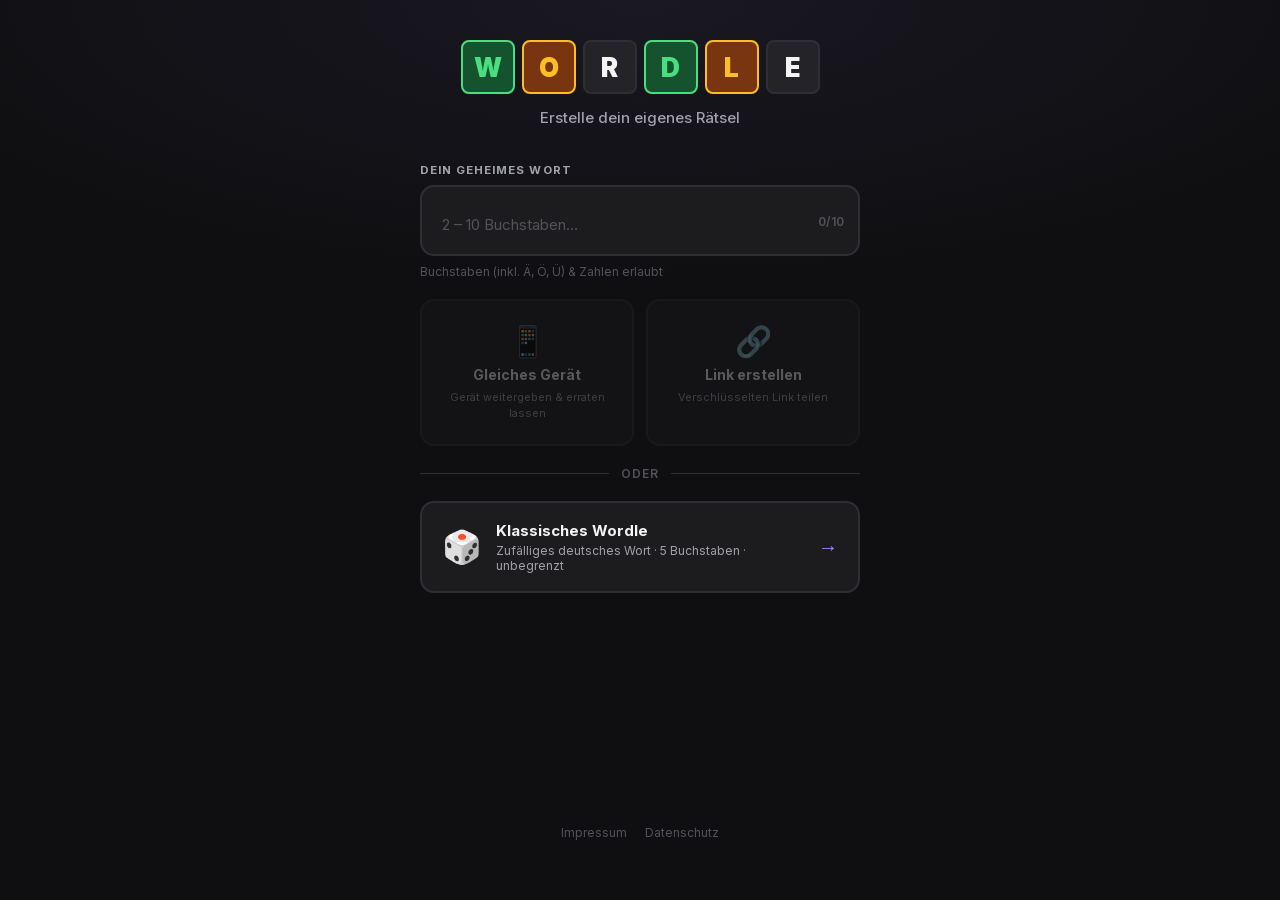
<file: index.html>
<!DOCTYPE html>
<html lang="de">
<head>
  <meta charset="UTF-8">
  <meta name="viewport" content="width=device-width, initial-scale=1.0, maximum-scale=1.0, user-scalable=no">
  <title>Wordle – Eigenes Wort</title>
  <meta name="description" content="Erstelle dein eigenes Wordle-Rätsel und fordere Freunde heraus – mit AES-256-verschlüsseltem Link oder direkt am gleichen Gerät.">
  <meta name="theme-color" content="#0f0f11">
  <!-- Open Graph -->
  <meta property="og:title" content="Wordle – Eigenes Wort">
  <meta property="og:description" content="Erstelle dein eigenes Wordle-Rätsel mit verschlüsseltem Link!">
  <meta property="og:type" content="website">
  <!-- Schrift Inter, lokal gehostet (fonts/, SIL OFL 1.1) – keine Verbindung zu Google Fonts -->
  <link href="fonts.css" rel="stylesheet">
  <link rel="stylesheet" href="style.css">
</head>
<body>

  <!-- Toast notification -->
  <div id="toast" role="status" aria-live="assertive" aria-atomic="true"></div>

  <!-- ============================================================
       VIEW: HOME  –  Wort eingeben & Modus wählen
       ============================================================ -->
  <div id="view-home" class="view">

    <header class="home-header">
      <!-- Animated logo -->
      <div class="logo" aria-label="WORDLE">
        <span class="logo-tile" data-c="g">W</span>
        <span class="logo-tile" data-c="y">O</span>
        <span class="logo-tile">R</span>
        <span class="logo-tile" data-c="g">D</span>
        <span class="logo-tile" data-c="y">L</span>
        <span class="logo-tile">E</span>
      </div>
      <p class="home-tagline">Erstelle dein eigenes Rätsel</p>
    </header>

    <main class="home-main">

      <!-- Word input -->
      <div class="field-group">
        <label for="word-input">Dein geheimes Wort</label>
        <div class="field-wrap">
          <input
            id="word-input"
            type="text"
            placeholder="2 – 10 Buchstaben…"
            autocomplete="off"
            autocorrect="off"
            autocapitalize="off"
            spellcheck="false"
            maxlength="10"
            aria-describedby="char-count field-hint"
          >
          <span id="char-count" aria-live="polite">0/10</span>
        </div>
        <p id="field-hint" class="field-hint">Buchstaben (inkl. Ä, Ö, Ü) &amp; Zahlen erlaubt</p>
      </div>

      <!-- Mode selection -->
      <div class="mode-grid" role="group" aria-label="Spielmodus wählen">
        <button id="btn-pass" class="mode-card" disabled aria-label="Gleiches Gerät: Gerät weitergeben und erraten lassen">
          <span class="mc-icon" aria-hidden="true">📱</span>
          <span class="mc-title">Gleiches Gerät</span>
          <span class="mc-desc">Gerät weitergeben &amp; erraten lassen</span>
        </button>
        <button id="btn-link" class="mode-card" disabled aria-label="Link erstellen: Verschlüsselten Link teilen">
          <span class="mc-icon" aria-hidden="true">🔗</span>
          <span class="mc-title">Link erstellen</span>
          <span class="mc-desc">Verschlüsselten Link teilen</span>
        </button>
      </div>

      <!-- Generated link box (hidden by default) -->
      <div id="link-box" class="link-box hidden" aria-live="polite">
        <span class="link-badge">🔒 AES-256 verschlüsselt</span>
        <div class="link-row">
          <input
            id="link-url"
            type="text"
            readonly
            aria-label="Geteilter Link – zum Kopieren auswählen"
          >
          <button id="btn-copy-link" class="btn-copy">Kopieren</button>
        </div>
        <p class="link-note">
          Das Wort ist im URL-Fragment <code>#…</code> versteckt und wird
          <strong>nie</strong> an den Server gesendet.
        </p>
      </div>

      <!-- Divider -->
      <div class="or-divider" aria-hidden="true"><span>oder</span></div>

      <!-- Classic Wordle -->
      <button id="btn-classic" class="classic-card">
        <span class="cc-icon" aria-hidden="true">🎲</span>
        <span class="cc-body">
          <span class="cc-title">Klassisches Wordle</span>
          <span class="cc-desc">Zufälliges deutsches Wort · 5 Buchstaben · unbegrenzt</span>
        </span>
        <span class="cc-arrow" aria-hidden="true">→</span>
      </button>

    </main>

    <nav class="legal-links" aria-label="Rechtliches">
      <a href="https://fcrw.cc/imprint">Impressum</a>
      <a href="/datenschutz/">Datenschutz</a>
    </nav>
  </div>

  <!-- ============================================================
       VIEW: PASS SCREEN  –  Gerät weitergeben
       ============================================================ -->
  <div id="view-pass" class="view">
    <div class="pass-wrap">
      <div class="pass-icon" aria-hidden="true">📱</div>
      <h1>Gerät weitergeben!</h1>
      <p>
        Übergib das Gerät an die Person, die raten soll.
        Das Wort ist gespeichert und <strong>wird nicht angezeigt</strong>.
      </p>
      <button id="btn-ready" class="btn-cta">
        🎮 Ich bin bereit – Los!
      </button>
    </div>
  </div>

  <!-- ============================================================
       VIEW: GAME  –  Spielfeld
       ============================================================ -->
  <div id="view-game" class="view">

    <header class="game-header">
      <button id="btn-back" class="icon-btn" aria-label="Spiel abbrechen und zur Startseite">
        ←
      </button>
      <h1 class="game-title">WORDLE</h1>
      <div class="header-spacer" aria-hidden="true"></div>
    </header>

    <div id="grid" role="grid" aria-label="Buchstabengitter"></div>
    <div id="keyboard" role="group" aria-label="Virtuelle Tastatur"></div>

  </div>

  <!-- ============================================================
       VIEW: RESULT  –  Ergebnis
       ============================================================ -->
  <div id="view-result" class="view">

    <!-- Confetti container (only shown on win) -->
    <div id="confetti" aria-hidden="true"></div>

    <div class="result-wrap">
      <div id="result-icon"  class="result-icon"  aria-hidden="true"></div>
      <p   id="result-msg"   class="result-msg"></p>

      <div class="result-card">
        <span class="result-label">Das Wort war</span>
        <span id="result-word"  class="result-word"></span>
        <span id="result-tries" class="result-tries"></span>
      </div>

      <pre id="result-emoji" class="result-emoji" aria-label="Ergebnis als Emoji-Raster"></pre>

      <div class="result-actions">
        <button id="btn-share"    class="btn-outline">📤 Teilen</button>
        <button id="btn-new-game" class="btn-cta">🎮 Neues Spiel</button>
      </div>
    </div>

  </div>

  <script src="app.js"></script>
</body>
</html>
</file>
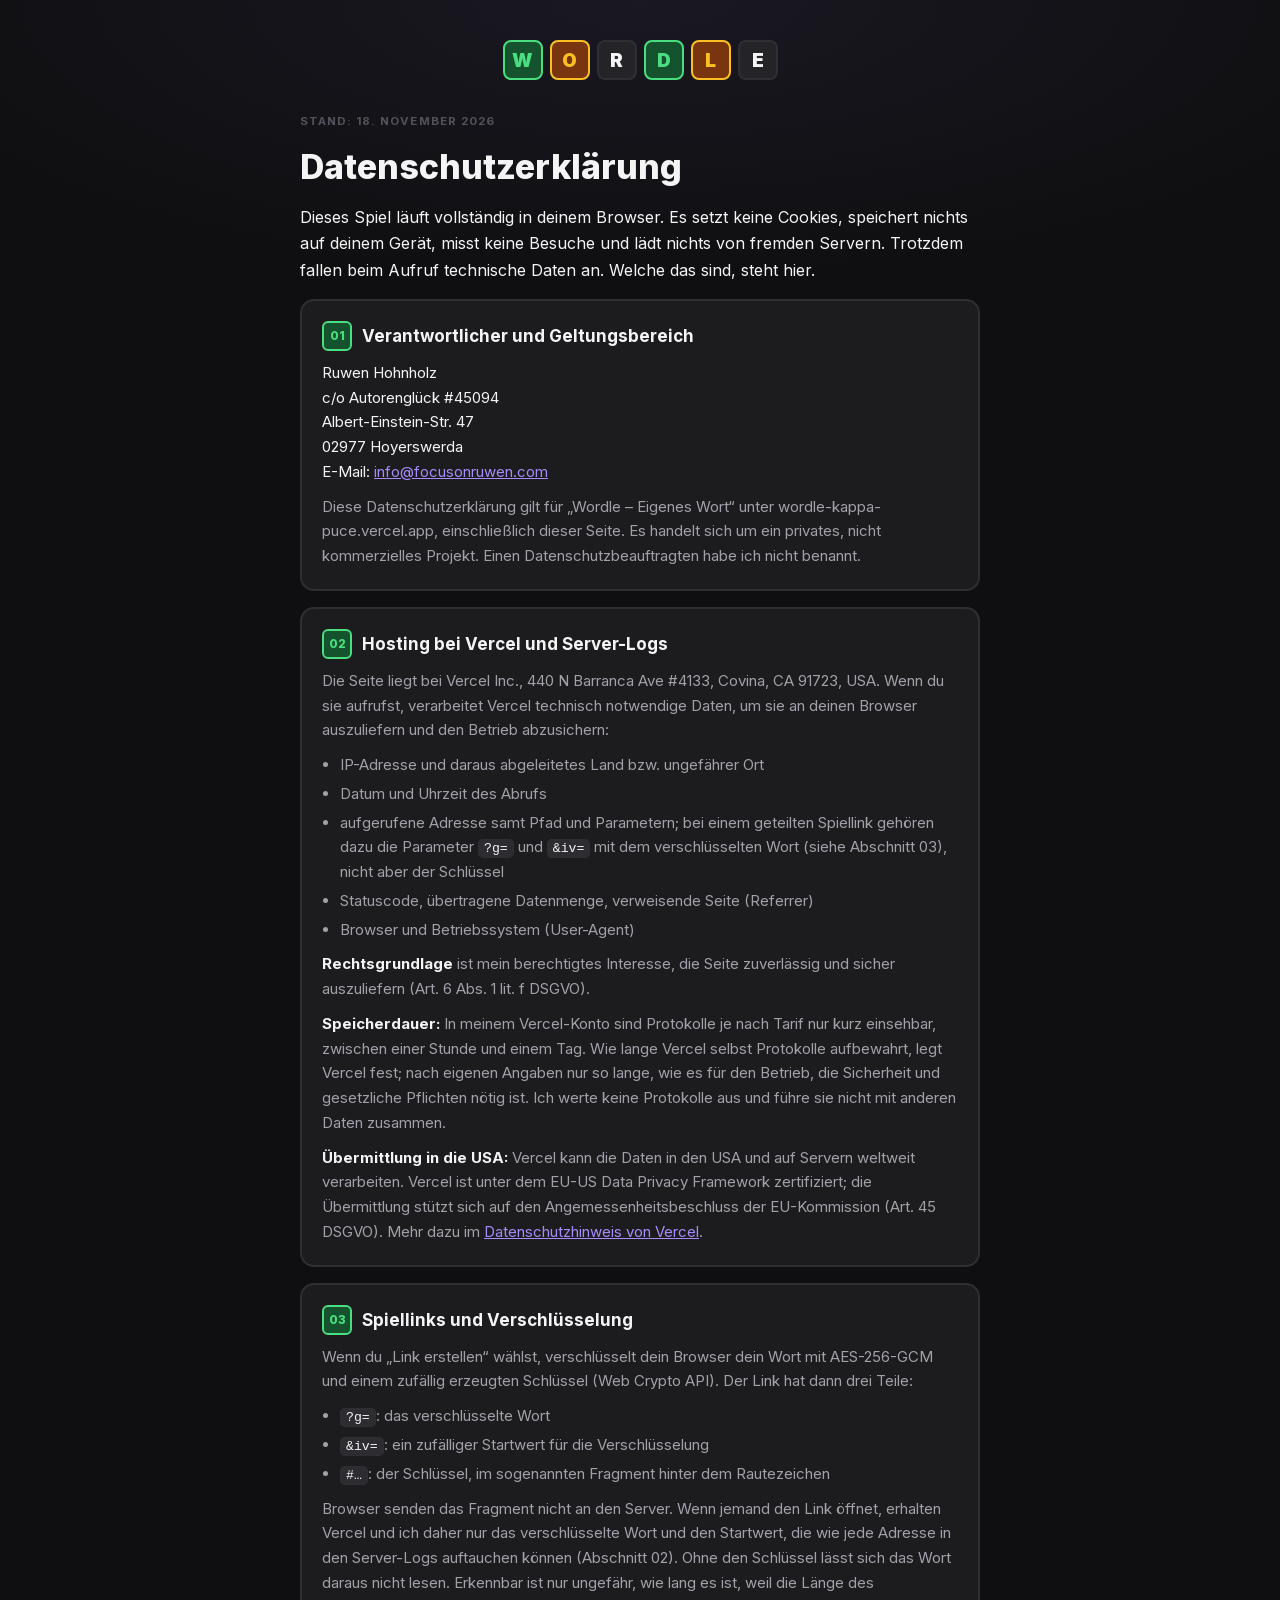
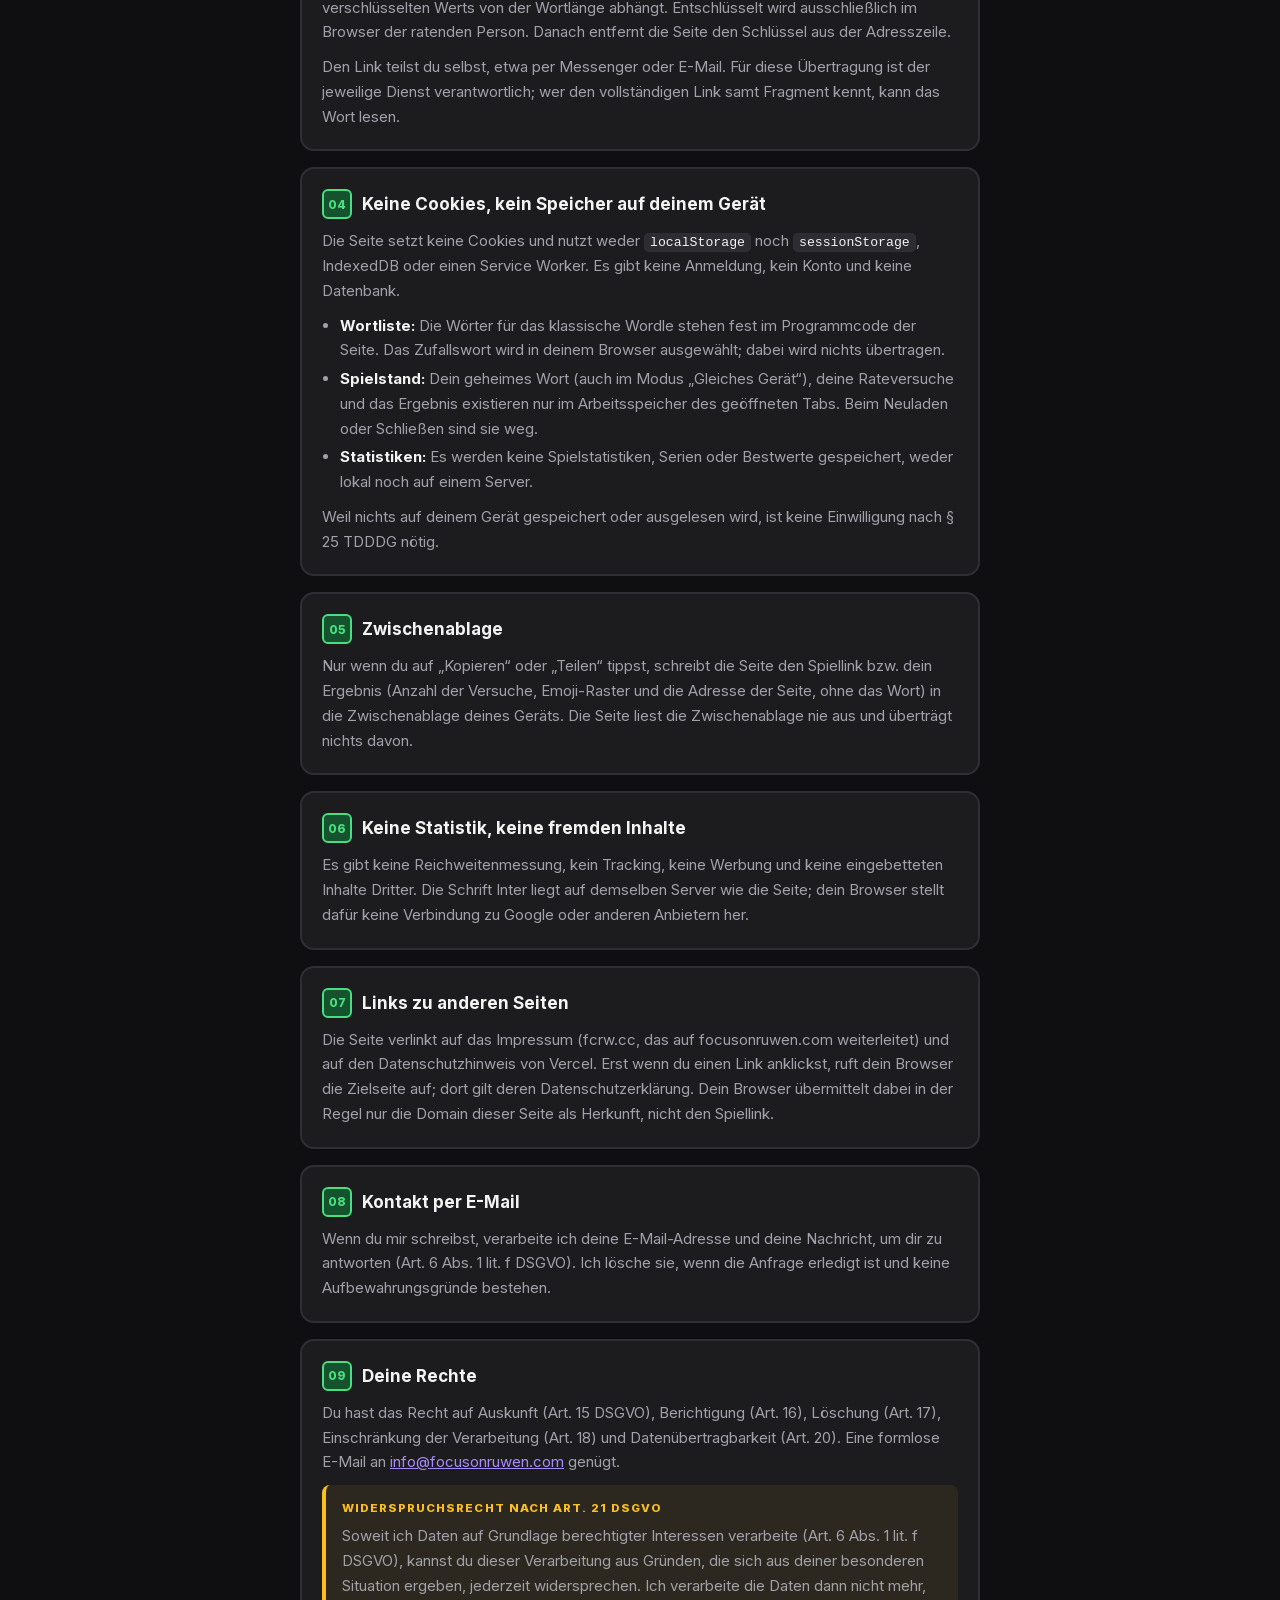
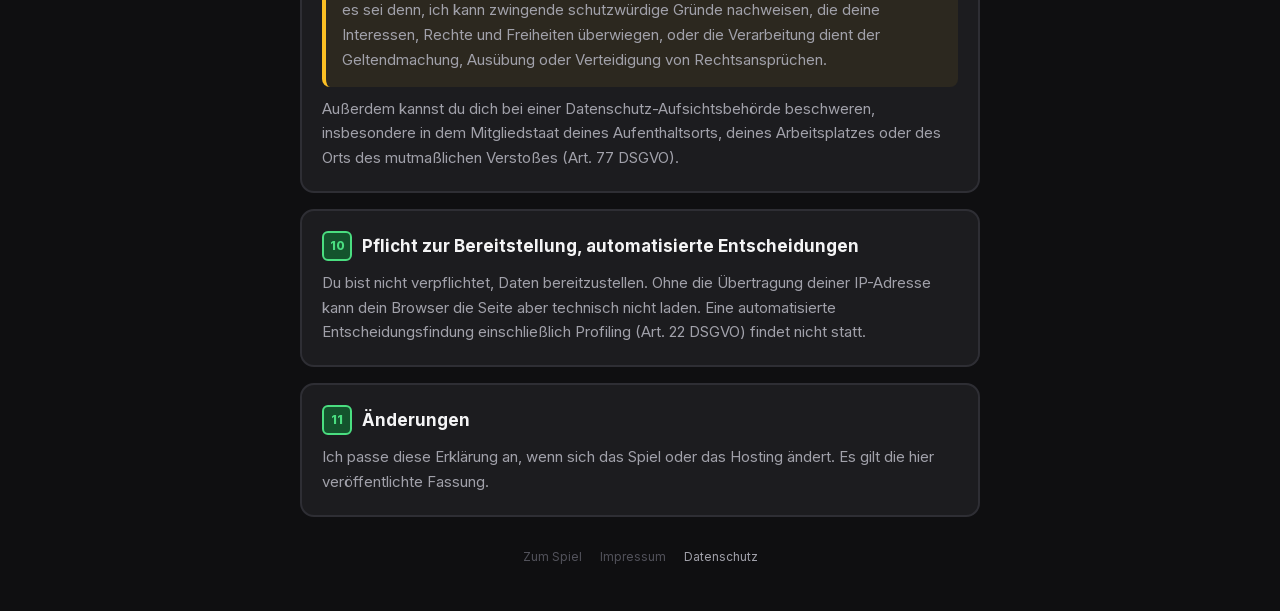
<file: datenschutz/index.html>
<!DOCTYPE html>
<html lang="de">
<head>
  <meta charset="UTF-8">
  <meta name="viewport" content="width=device-width, initial-scale=1.0">
  <title>Datenschutz – Wordle – Eigenes Wort</title>
  <meta name="description" content="Datenschutzerklärung für Wordle – Eigenes Wort.">
  <meta name="author" content="Ruwen Hohnholz">
  <meta name="theme-color" content="#0f0f11">
  <!-- Schrift Inter, lokal gehostet (fonts/, SIL OFL 1.1) -->
  <link href="/fonts.css" rel="stylesheet">
  <link rel="stylesheet" href="/style.css">
</head>
<body class="legal-body">
<div class="legal-page">

  <header class="legal-head">
    <a class="logo" href="/" aria-label="Zurück zum Spiel">
      <span class="logo-tile" data-c="g">W</span>
      <span class="logo-tile" data-c="y">O</span>
      <span class="logo-tile">R</span>
      <span class="logo-tile" data-c="g">D</span>
      <span class="logo-tile" data-c="y">L</span>
      <span class="logo-tile">E</span>
    </a>
  </header>

  <main class="legal-doc" id="inhalt">
    <p class="kicker">Stand: 18. November 2026</p>
    <h1>Datenschutz&shy;erklärung</h1>
    <p class="lede">Dieses Spiel läuft vollständig in deinem Browser. Es setzt keine Cookies, speichert nichts auf deinem Gerät, misst keine Besuche und lädt nichts von fremden Servern. Trotzdem fallen beim Aufruf technische Daten an. Welche das sind, steht hier.</p>

    <section aria-labelledby="s1">
      <h2 id="s1"><span class="no">01</span>Verantwortlicher und Geltungsbereich</h2>
      <address>
        Ruwen Hohnholz<br>
        c/o Autorenglück #45094<br>
        Albert-Einstein-Str. 47<br>
        02977 Hoyerswerda<br>
        E-Mail: <a href="mailto:info@focusonruwen.com">info@focusonruwen.com</a>
      </address>
      <p>Diese Datenschutzerklärung gilt für „Wordle – Eigenes Wort“ unter wordle-kappa-puce.vercel.app, einschließlich dieser Seite. Es handelt sich um ein privates, nicht kommerzielles Projekt. Einen Datenschutzbeauftragten habe ich nicht benannt.</p>
    </section>

    <section aria-labelledby="s2">
      <h2 id="s2"><span class="no">02</span>Hosting bei Vercel und Server-Logs</h2>
      <p>Die Seite liegt bei Vercel Inc., 440 N Barranca Ave #4133, Covina, CA 91723, USA. Wenn du sie aufrufst, verarbeitet Vercel technisch notwendige Daten, um sie an deinen Browser auszuliefern und den Betrieb abzusichern:</p>
      <ul>
        <li>IP-Adresse und daraus abgeleitetes Land bzw. ungefährer Ort</li>
        <li>Datum und Uhrzeit des Abrufs</li>
        <li>aufgerufene Adresse samt Pfad und Parametern; bei einem geteilten Spiellink gehören dazu die Parameter <code>?g=</code> und <code>&amp;iv=</code> mit dem verschlüsselten Wort (siehe Abschnitt 03), nicht aber der Schlüssel</li>
        <li>Statuscode, übertragene Datenmenge, verweisende Seite (Referrer)</li>
        <li>Browser und Betriebssystem (User-Agent)</li>
      </ul>
      <p><strong>Rechtsgrundlage</strong> ist mein berechtigtes Interesse, die Seite zuverlässig und sicher auszuliefern (Art. 6 Abs. 1 lit. f DSGVO).</p>
      <p><strong>Speicherdauer:</strong> In meinem Vercel-Konto sind Protokolle je nach Tarif nur kurz einsehbar, zwischen einer Stunde und einem Tag. Wie lange Vercel selbst Protokolle aufbewahrt, legt Vercel fest; nach eigenen Angaben nur so lange, wie es für den Betrieb, die Sicherheit und gesetzliche Pflichten nötig ist. Ich werte keine Protokolle aus und führe sie nicht mit anderen Daten zusammen.</p>
      <p><strong>Übermittlung in die USA:</strong> Vercel kann die Daten in den USA und auf Servern weltweit verarbeiten. Vercel ist unter dem EU-US Data Privacy Framework zertifiziert; die Übermittlung stützt sich auf den Angemessenheitsbeschluss der EU-Kommission (Art. 45 DSGVO). Mehr dazu im <a href="https://vercel.com/legal/privacy-notice" rel="noopener">Datenschutzhinweis von Vercel</a>.</p>
    </section>

    <section aria-labelledby="s3">
      <h2 id="s3"><span class="no">03</span>Spiellinks und Verschlüsselung</h2>
      <p>Wenn du „Link erstellen“ wählst, verschlüsselt dein Browser dein Wort mit AES-256-GCM und einem zufällig erzeugten Schlüssel (Web Crypto API). Der Link hat dann drei Teile:</p>
      <ul>
        <li><code>?g=</code>: das verschlüsselte Wort</li>
        <li><code>&amp;iv=</code>: ein zufälliger Startwert für die Verschlüsselung</li>
        <li><code>#…</code>: der Schlüssel, im sogenannten Fragment hinter dem Rautezeichen</li>
      </ul>
      <p>Browser senden das Fragment nicht an den Server. Wenn jemand den Link öffnet, erhalten Vercel und ich daher nur das verschlüsselte Wort und den Startwert, die wie jede Adresse in den Server-Logs auftauchen können (Abschnitt 02). Ohne den Schlüssel lässt sich das Wort daraus nicht lesen. Erkennbar ist nur ungefähr, wie lang es ist, weil die Länge des verschlüsselten Werts von der Wortlänge abhängt. Entschlüsselt wird ausschließlich im Browser der ratenden Person. Danach entfernt die Seite den Schlüssel aus der Adresszeile.</p>
      <p>Den Link teilst du selbst, etwa per Messenger oder E-Mail. Für diese Übertragung ist der jeweilige Dienst verantwortlich; wer den vollständigen Link samt Fragment kennt, kann das Wort lesen.</p>
    </section>

    <section aria-labelledby="s4">
      <h2 id="s4"><span class="no">04</span>Keine Cookies, kein Speicher auf deinem Gerät</h2>
      <p>Die Seite setzt keine Cookies und nutzt weder <code>localStorage</code> noch <code>sessionStorage</code>, IndexedDB oder einen Service Worker. Es gibt keine Anmeldung, kein Konto und keine Datenbank.</p>
      <ul>
        <li><strong>Wortliste:</strong> Die Wörter für das klassische Wordle stehen fest im Programmcode der Seite. Das Zufallswort wird in deinem Browser ausgewählt; dabei wird nichts übertragen.</li>
        <li><strong>Spielstand:</strong> Dein geheimes Wort (auch im Modus „Gleiches Gerät“), deine Rateversuche und das Ergebnis existieren nur im Arbeitsspeicher des geöffneten Tabs. Beim Neuladen oder Schließen sind sie weg.</li>
        <li><strong>Statistiken:</strong> Es werden keine Spielstatistiken, Serien oder Bestwerte gespeichert, weder lokal noch auf einem Server.</li>
      </ul>
      <p>Weil nichts auf deinem Gerät gespeichert oder ausgelesen wird, ist keine Einwilligung nach § 25 TDDDG nötig.</p>
    </section>

    <section aria-labelledby="s5">
      <h2 id="s5"><span class="no">05</span>Zwischenablage</h2>
      <p>Nur wenn du auf „Kopieren“ oder „Teilen“ tippst, schreibt die Seite den Spiellink bzw. dein Ergebnis (Anzahl der Versuche, Emoji-Raster und die Adresse der Seite, ohne das Wort) in die Zwischenablage deines Geräts. Die Seite liest die Zwischenablage nie aus und überträgt nichts davon.</p>
    </section>

    <section aria-labelledby="s6">
      <h2 id="s6"><span class="no">06</span>Keine Statistik, keine fremden Inhalte</h2>
      <p>Es gibt keine Reichweitenmessung, kein Tracking, keine Werbung und keine eingebetteten Inhalte Dritter. Die Schrift Inter liegt auf demselben Server wie die Seite; dein Browser stellt dafür keine Verbindung zu Google oder anderen Anbietern her.</p>
    </section>

    <section aria-labelledby="s7">
      <h2 id="s7"><span class="no">07</span>Links zu anderen Seiten</h2>
      <p>Die Seite verlinkt auf das Impressum (fcrw.cc, das auf focusonruwen.com weiterleitet) und auf den Datenschutzhinweis von Vercel. Erst wenn du einen Link anklickst, ruft dein Browser die Zielseite auf; dort gilt deren Datenschutzerklärung. Dein Browser übermittelt dabei in der Regel nur die Domain dieser Seite als Herkunft, nicht den Spiellink.</p>
    </section>

    <section aria-labelledby="s8">
      <h2 id="s8"><span class="no">08</span>Kontakt per E-Mail</h2>
      <p>Wenn du mir schreibst, verarbeite ich deine E-Mail-Adresse und deine Nachricht, um dir zu antworten (Art. 6 Abs. 1 lit. f DSGVO). Ich lösche sie, wenn die Anfrage erledigt ist und keine Aufbewahrungsgründe bestehen.</p>
    </section>

    <section aria-labelledby="s9">
      <h2 id="s9"><span class="no">09</span>Deine Rechte</h2>
      <p>Du hast das Recht auf Auskunft (Art. 15 DSGVO), Berichtigung (Art. 16), Löschung (Art. 17), Einschränkung der Verarbeitung (Art. 18) und Datenübertragbarkeit (Art. 20). Eine formlose E-Mail an <a href="mailto:info@focusonruwen.com">info@focusonruwen.com</a> genügt.</p>
      <div class="callout">
        <p class="callout-label">Widerspruchsrecht nach Art. 21 DSGVO</p>
        <p>Soweit ich Daten auf Grundlage berechtigter Interessen verarbeite (Art. 6 Abs. 1 lit. f DSGVO), kannst du dieser Verarbeitung aus Gründen, die sich aus deiner besonderen Situation ergeben, jederzeit widersprechen. Ich verarbeite die Daten dann nicht mehr, es sei denn, ich kann zwingende schutzwürdige Gründe nachweisen, die deine Interessen, Rechte und Freiheiten überwiegen, oder die Verarbeitung dient der Geltendmachung, Ausübung oder Verteidigung von Rechtsansprüchen.</p>
      </div>
      <p>Außerdem kannst du dich bei einer Datenschutz-Aufsichtsbehörde beschweren, insbesondere in dem Mitgliedstaat deines Aufenthaltsorts, deines Arbeitsplatzes oder des Orts des mutmaßlichen Verstoßes (Art. 77 DSGVO).</p>
    </section>

    <section aria-labelledby="s10">
      <h2 id="s10"><span class="no">10</span>Pflicht zur Bereitstellung, automatisierte Entscheidungen</h2>
      <p>Du bist nicht verpflichtet, Daten bereitzustellen. Ohne die Übertragung deiner IP-Adresse kann dein Browser die Seite aber technisch nicht laden. Eine automatisierte Entscheidungsfindung einschließlich Profiling (Art. 22 DSGVO) findet nicht statt.</p>
    </section>

    <section aria-labelledby="s11">
      <h2 id="s11"><span class="no">11</span>Änderungen</h2>
      <p>Ich passe diese Erklärung an, wenn sich das Spiel oder das Hosting ändert. Es gilt die hier veröffentlichte Fassung.</p>
    </section>
  </main>

  <nav class="legal-links" aria-label="Rechtliches">
    <a href="/">Zum Spiel</a>
    <a href="https://fcrw.cc/imprint">Impressum</a>
    <a href="/datenschutz/" aria-current="page">Datenschutz</a>
  </nav>

</div>
</body>
</html>
</file>
<file: fonts.css>
/* Inter, lokal gehostet (SIL OFL 1.1) */
@font-face {
  font-family: 'Inter';
  font-style: normal;
  font-weight: 400;
  font-display: swap;
  src: url(fonts/Inter-latin-ext.woff2) format('woff2');
  unicode-range: U+0100-02BA, U+02BD-02C5, U+02C7-02CC, U+02CE-02D7, U+02DD-02FF, U+0304, U+0308, U+0329, U+1D00-1DBF, U+1E00-1E9F, U+1EF2-1EFF, U+2020, U+20A0-20AB, U+20AD-20C4, U+2113, U+2C60-2C7F, U+A720-A7FF;
}
@font-face {
  font-family: 'Inter';
  font-style: normal;
  font-weight: 400;
  font-display: swap;
  src: url(fonts/Inter-latin.woff2) format('woff2');
  unicode-range: U+0000-00FF, U+0131, U+0152-0153, U+02BB-02BC, U+02C6, U+02DA, U+02DC, U+0304, U+0308, U+0329, U+2000-206F, U+20AC, U+2122, U+2191, U+2193, U+2212, U+2215, U+FEFF, U+FFFD;
}
@font-face {
  font-family: 'Inter';
  font-style: normal;
  font-weight: 500;
  font-display: swap;
  src: url(fonts/Inter-latin-ext.woff2) format('woff2');
  unicode-range: U+0100-02BA, U+02BD-02C5, U+02C7-02CC, U+02CE-02D7, U+02DD-02FF, U+0304, U+0308, U+0329, U+1D00-1DBF, U+1E00-1E9F, U+1EF2-1EFF, U+2020, U+20A0-20AB, U+20AD-20C4, U+2113, U+2C60-2C7F, U+A720-A7FF;
}
@font-face {
  font-family: 'Inter';
  font-style: normal;
  font-weight: 500;
  font-display: swap;
  src: url(fonts/Inter-latin.woff2) format('woff2');
  unicode-range: U+0000-00FF, U+0131, U+0152-0153, U+02BB-02BC, U+02C6, U+02DA, U+02DC, U+0304, U+0308, U+0329, U+2000-206F, U+20AC, U+2122, U+2191, U+2193, U+2212, U+2215, U+FEFF, U+FFFD;
}
@font-face {
  font-family: 'Inter';
  font-style: normal;
  font-weight: 600;
  font-display: swap;
  src: url(fonts/Inter-latin-ext.woff2) format('woff2');
  unicode-range: U+0100-02BA, U+02BD-02C5, U+02C7-02CC, U+02CE-02D7, U+02DD-02FF, U+0304, U+0308, U+0329, U+1D00-1DBF, U+1E00-1E9F, U+1EF2-1EFF, U+2020, U+20A0-20AB, U+20AD-20C4, U+2113, U+2C60-2C7F, U+A720-A7FF;
}
@font-face {
  font-family: 'Inter';
  font-style: normal;
  font-weight: 600;
  font-display: swap;
  src: url(fonts/Inter-latin.woff2) format('woff2');
  unicode-range: U+0000-00FF, U+0131, U+0152-0153, U+02BB-02BC, U+02C6, U+02DA, U+02DC, U+0304, U+0308, U+0329, U+2000-206F, U+20AC, U+2122, U+2191, U+2193, U+2212, U+2215, U+FEFF, U+FFFD;
}
@font-face {
  font-family: 'Inter';
  font-style: normal;
  font-weight: 700;
  font-display: swap;
  src: url(fonts/Inter-latin-ext.woff2) format('woff2');
  unicode-range: U+0100-02BA, U+02BD-02C5, U+02C7-02CC, U+02CE-02D7, U+02DD-02FF, U+0304, U+0308, U+0329, U+1D00-1DBF, U+1E00-1E9F, U+1EF2-1EFF, U+2020, U+20A0-20AB, U+20AD-20C4, U+2113, U+2C60-2C7F, U+A720-A7FF;
}
@font-face {
  font-family: 'Inter';
  font-style: normal;
  font-weight: 700;
  font-display: swap;
  src: url(fonts/Inter-latin.woff2) format('woff2');
  unicode-range: U+0000-00FF, U+0131, U+0152-0153, U+02BB-02BC, U+02C6, U+02DA, U+02DC, U+0304, U+0308, U+0329, U+2000-206F, U+20AC, U+2122, U+2191, U+2193, U+2212, U+2215, U+FEFF, U+FFFD;
}
@font-face {
  font-family: 'Inter';
  font-style: normal;
  font-weight: 800;
  font-display: swap;
  src: url(fonts/Inter-latin-ext.woff2) format('woff2');
  unicode-range: U+0100-02BA, U+02BD-02C5, U+02C7-02CC, U+02CE-02D7, U+02DD-02FF, U+0304, U+0308, U+0329, U+1D00-1DBF, U+1E00-1E9F, U+1EF2-1EFF, U+2020, U+20A0-20AB, U+20AD-20C4, U+2113, U+2C60-2C7F, U+A720-A7FF;
}
@font-face {
  font-family: 'Inter';
  font-style: normal;
  font-weight: 800;
  font-display: swap;
  src: url(fonts/Inter-latin.woff2) format('woff2');
  unicode-range: U+0000-00FF, U+0131, U+0152-0153, U+02BB-02BC, U+02C6, U+02DA, U+02DC, U+0304, U+0308, U+0329, U+2000-206F, U+20AC, U+2122, U+2191, U+2193, U+2212, U+2215, U+FEFF, U+FFFD;
}
@font-face {
  font-family: 'Inter';
  font-style: normal;
  font-weight: 900;
  font-display: swap;
  src: url(fonts/Inter-latin-ext.woff2) format('woff2');
  unicode-range: U+0100-02BA, U+02BD-02C5, U+02C7-02CC, U+02CE-02D7, U+02DD-02FF, U+0304, U+0308, U+0329, U+1D00-1DBF, U+1E00-1E9F, U+1EF2-1EFF, U+2020, U+20A0-20AB, U+20AD-20C4, U+2113, U+2C60-2C7F, U+A720-A7FF;
}
@font-face {
  font-family: 'Inter';
  font-style: normal;
  font-weight: 900;
  font-display: swap;
  src: url(fonts/Inter-latin.woff2) format('woff2');
  unicode-range: U+0000-00FF, U+0131, U+0152-0153, U+02BB-02BC, U+02C6, U+02DA, U+02DC, U+0304, U+0308, U+0329, U+2000-206F, U+20AC, U+2122, U+2191, U+2193, U+2212, U+2215, U+FEFF, U+FFFD;
}
</file>
<file: style.css>
/* =====================================================
   WORDLE – CUSTOM WORD   |   Premium Dark UI
   ===================================================== */


/* ---- Design Tokens ---- */
:root {
  /* Backgrounds */
  --bg:         #0f0f11;
  --surface:    #1c1c1f;
  --surface-2:  #242428;
  --surface-3:  #2c2c31;

  /* Borders */
  --border:     #2e2e34;
  --border-hi:  #48484f;

  /* Tile status colors */
  --green:      #4ade80;
  --green-bg:   #14532d;
  --yellow:     #fbbf24;
  --yellow-bg:  #78350f;
  --gray:       #71717a;
  --gray-bg:    #27272a;

  /* Text */
  --text:       #f4f4f5;
  --text-muted: #a1a1aa;
  --text-dim:   #52525b;

  /* Accent (indigo-violet) */
  --accent:     #a78bfa;
  --accent-2:   #7c3aed;
  --accent-glow:rgba(167,139,250,.25);

  /* Misc */
  --radius:     8px;
  --radius-lg:  14px;
  --radius-xl:  20px;
  --shadow:     0 4px 24px rgba(0,0,0,.45);
  --shadow-lg:  0 8px 48px rgba(0,0,0,.6);

  /* Set by JS */
  --tile-size: 62px;
}

/* ---- Reset ---- */
*, *::before, *::after { box-sizing: border-box; margin: 0; padding: 0; }
html, body { height: 100%; }
button { cursor: pointer; font-family: inherit; border: none; }
input  { font-family: inherit; }

body {
  font-family: 'Inter', -apple-system, BlinkMacSystemFont, sans-serif;
  background: var(--bg);
  color: var(--text);
  -webkit-font-smoothing: antialiased;
  overflow-x: hidden;
  /* Subtle radial accent glow at top */
  background-image:
    radial-gradient(ellipse 90% 45% at 50% 0%,
      rgba(167,139,250,.07) 0%, transparent 70%);
}

/* =====================================================
   TOAST
   ===================================================== */
#toast {
  position: fixed;
  top: 72px;
  left: 50%;
  transform: translateX(-50%) translateY(-14px);
  background: rgba(244,244,245,.96);
  backdrop-filter: blur(12px);
  -webkit-backdrop-filter: blur(12px);
  color: #09090b;
  padding: 10px 22px;
  border-radius: 100px;
  font-size: 13.5px;
  font-weight: 700;
  opacity: 0;
  pointer-events: none;
  transition: opacity .28s ease, transform .28s cubic-bezier(.34,1.56,.64,1);
  z-index: 9999;
  white-space: nowrap;
  box-shadow: var(--shadow);
}
#toast.show {
  opacity: 1;
  transform: translateX(-50%) translateY(0);
}

/* =====================================================
   VIEW SYSTEM
   ===================================================== */
.view {
  display: none;
  min-height: 100dvh;
  position: relative;
}
.view.active {
  display: flex;
  flex-direction: column;
  align-items: center;
}

/* =====================================================
   HOME VIEW
   ===================================================== */
#view-home {
  padding: 40px 20px 60px;
  gap: 36px;
}

/* Logo */
.home-header {
  text-align: center;
  display: flex;
  flex-direction: column;
  align-items: center;
  gap: 14px;
}

.logo {
  display: flex;
  gap: 7px;
  justify-content: center;
}

.logo-tile {
  display: inline-flex;
  align-items: center;
  justify-content: center;
  width: 54px;
  height: 54px;
  background: var(--surface-2);
  border: 2.5px solid var(--border);
  border-radius: var(--radius);
  font-size: 26px;
  font-weight: 900;
  letter-spacing: 0;
  color: var(--text);
  animation: logo-drop .4s cubic-bezier(.34,1.56,.64,1) backwards;
}
/* Stagger logo letter entrance */
.logo-tile:nth-child(1) { animation-delay: .05s }
.logo-tile:nth-child(2) { animation-delay: .1s  }
.logo-tile:nth-child(3) { animation-delay: .15s }
.logo-tile:nth-child(4) { animation-delay: .2s  }
.logo-tile:nth-child(5) { animation-delay: .25s }
.logo-tile:nth-child(6) { animation-delay: .3s  }

.logo-tile[data-c="g"] {
  background: var(--green-bg);
  border-color: var(--green);
  color: var(--green);
}
.logo-tile[data-c="y"] {
  background: var(--yellow-bg);
  border-color: var(--yellow);
  color: var(--yellow);
}

@keyframes logo-drop {
  from { transform: translateY(-18px) scale(.8); opacity: 0; }
  to   { transform: translateY(0) scale(1);       opacity: 1; }
}

.home-tagline {
  color: var(--text-muted);
  font-size: 15px;
  font-weight: 500;
}

/* Input group */
.home-main {
  width: 100%;
  max-width: 440px;
  display: flex;
  flex-direction: column;
  gap: 20px;
}

.field-group {
  display: flex;
  flex-direction: column;
  gap: 8px;
}

.field-group label {
  font-size: 11.5px;
  font-weight: 700;
  text-transform: uppercase;
  letter-spacing: .09em;
  color: var(--text-muted);
}

.field-wrap {
  position: relative;
}

#word-input {
  width: 100%;
  background: var(--surface);
  border: 2px solid var(--border);
  border-radius: var(--radius-lg);
  color: var(--text);
  font-size: 26px;
  font-weight: 800;
  letter-spacing: .1em;
  padding: 18px 58px 18px 20px;
  outline: none;
  text-transform: uppercase;
  transition: border-color .2s, box-shadow .2s;
  caret-color: var(--accent);
}
#word-input::placeholder {
  color: var(--text-dim);
  font-size: 15px;
  font-weight: 400;
  letter-spacing: 0;
  text-transform: none;
}
#word-input:focus {
  border-color: var(--accent);
  box-shadow: 0 0 0 3px var(--accent-glow);
}

#char-count {
  position: absolute;
  right: 16px;
  top: 50%;
  transform: translateY(-50%);
  font-size: 12px;
  font-weight: 600;
  color: var(--text-dim);
}

.field-hint {
  font-size: 12px;
  color: var(--text-dim);
}

/* Mode cards */
.mode-grid {
  display: grid;
  grid-template-columns: 1fr 1fr;
  gap: 12px;
}

.mode-card {
  display: flex;
  flex-direction: column;
  align-items: center;
  gap: 7px;
  padding: 22px 14px;
  background: var(--surface);
  border: 2px solid var(--border);
  border-radius: var(--radius-lg);
  color: var(--text);
  text-align: center;
  transition: border-color .2s, background .2s, transform .2s, box-shadow .2s;
}
.mode-card:hover:not(:disabled) {
  border-color: var(--accent);
  background: var(--surface-2);
  box-shadow: 0 0 0 3px var(--accent-glow), var(--shadow);
  transform: translateY(-3px);
}
.mode-card:active:not(:disabled) {
  transform: translateY(0);
}
.mode-card:disabled {
  opacity: .32;
  cursor: not-allowed;
}

.mc-icon  { font-size: 30px; }
.mc-title { font-size: 14px; font-weight: 700; }
.mc-desc  { font-size: 11px; color: var(--text-muted); line-height: 1.45; }

/* Link box */
.link-box {
  display: flex;
  flex-direction: column;
  gap: 12px;
  background: var(--surface);
  border: 2px solid var(--border);
  border-radius: var(--radius-lg);
  padding: 18px;
  animation: slide-up .3s cubic-bezier(.34,1.56,.64,1);
}
.link-box.hidden { display: none; }

@keyframes slide-up {
  from { opacity: 0; transform: translateY(12px); }
  to   { opacity: 1; transform: translateY(0);    }
}

.link-badge {
  font-size: 12px;
  font-weight: 700;
  color: var(--green);
  background: rgba(74,222,128,.1);
  border: 1px solid rgba(74,222,128,.2);
  border-radius: 100px;
  padding: 4px 10px;
  align-self: flex-start;
}

.link-row {
  display: flex;
  gap: 8px;
}

#link-url {
  flex: 1;
  min-width: 0;
  background: var(--surface-2);
  border: 1.5px solid var(--border);
  border-radius: var(--radius);
  color: var(--text-muted);
  font-size: 11.5px;
  padding: 10px 12px;
  outline: none;
  overflow: hidden;
  text-overflow: ellipsis;
  white-space: nowrap;
  cursor: text;
}
#link-url:focus { border-color: var(--border-hi); }

.btn-copy {
  background: var(--accent);
  border-radius: var(--radius);
  color: #fff;
  font-size: 13px;
  font-weight: 700;
  padding: 10px 16px;
  white-space: nowrap;
  transition: background .2s, transform .15s;
}
.btn-copy:hover  { background: var(--accent-2); }
.btn-copy:active { transform: scale(.95); }

.link-note {
  font-size: 11px;
  color: var(--text-dim);
  line-height: 1.55;
}

/* =====================================================
   PASS VIEW
   ===================================================== */
#view-pass {
  justify-content: center;
  padding: 40px 28px;
  background-image:
    radial-gradient(ellipse 70% 50% at 50% 30%,
      rgba(167,139,250,.12) 0%, transparent 70%);
}

.pass-wrap {
  max-width: 340px;
  text-align: center;
  display: flex;
  flex-direction: column;
  align-items: center;
  gap: 20px;
  animation: fade-in .4s ease;
}

@keyframes fade-in {
  from { opacity: 0; transform: translateY(16px); }
  to   { opacity: 1; transform: translateY(0);    }
}

.pass-icon {
  font-size: 76px;
  animation: float 3s ease-in-out infinite;
}

@keyframes float {
  0%, 100% { transform: translateY(0)    rotate(-3deg); }
  50%       { transform: translateY(-14px) rotate(3deg); }
}

.pass-wrap h1 {
  font-size: 30px;
  font-weight: 900;
  background: linear-gradient(135deg, var(--text), var(--accent));
  -webkit-background-clip: text;
  -webkit-text-fill-color: transparent;
  background-clip: text;
}

.pass-wrap p {
  color: var(--text-muted);
  font-size: 15px;
  line-height: 1.65;
}

/* Shared CTA button */
.btn-cta {
  background: linear-gradient(135deg, var(--accent) 0%, var(--accent-2) 100%);
  border-radius: var(--radius-lg);
  color: #fff;
  font-size: 16px;
  font-weight: 700;
  padding: 16px 32px;
  box-shadow: 0 4px 22px rgba(124,58,237,.4);
  transition: transform .2s, box-shadow .2s;
}
.btn-cta:hover {
  transform: translateY(-2px);
  box-shadow: 0 6px 32px rgba(124,58,237,.55);
}
.btn-cta:active { transform: translateY(0); }

/* =====================================================
   GAME VIEW
   ===================================================== */
#view-game {
  padding-bottom: 12px;
}

.game-header {
  display: flex;
  align-items: center;
  width: 100%;
  max-width: 520px;
  padding: 14px 18px;
  border-bottom: 1.5px solid var(--border);
  margin-bottom: 4px;
}

.game-title {
  flex: 1;
  text-align: center;
  font-size: 20px;
  font-weight: 900;
  letter-spacing: .15em;
  background: linear-gradient(90deg, var(--text) 0%, var(--accent) 100%);
  -webkit-background-clip: text;
  -webkit-text-fill-color: transparent;
  background-clip: text;
}

.icon-btn {
  background: var(--surface);
  border: 1.5px solid var(--border);
  border-radius: var(--radius);
  color: var(--text-muted);
  font-size: 17px;
  padding: 8px 13px;
  transition: all .2s;
  line-height: 1;
}
.icon-btn:hover {
  border-color: var(--border-hi);
  color: var(--text);
  background: var(--surface-2);
}

.header-spacer { width: 46px; }  /* mirrors icon-btn for centering */

/* ---- Grid ---- */
#grid {
  display: flex;
  flex-direction: column;
  align-items: center;
  gap: 5px;
  padding: 16px 12px;
  flex: 1;
  justify-content: center;
}

.row {
  display: flex;
  gap: 5px;
}

.tile {
  display: flex;
  align-items: center;
  justify-content: center;
  width:  var(--tile-size, 62px);
  height: var(--tile-size, 62px);
  font-size: calc(var(--tile-size, 62px) * .48);
  font-weight: 900;
  border: 2.5px solid var(--border);
  border-radius: var(--radius);
  background: var(--surface);
  color: var(--text);
  user-select: none;
  transition: border-color .1s;
  will-change: transform;
}

.tile.filled {
  border-color: var(--border-hi);
}

/* Revealed tile states */
.tile[data-status="correct"] {
  background: var(--green-bg);
  border-color: var(--green-bg);
  color: var(--green);
}
.tile[data-status="present"] {
  background: var(--yellow-bg);
  border-color: var(--yellow-bg);
  color: var(--yellow);
}
.tile[data-status="absent"] {
  background: var(--gray-bg);
  border-color: var(--gray-bg);
  color: var(--gray);
}

/* ---- Keyboard ---- */
#keyboard {
  display: flex;
  flex-direction: column;
  gap: 7px;
  padding: 10px 10px 14px;
  width: 100%;
  max-width: 520px;
}

.kb-row {
  display: flex;
  gap: 5px;
  justify-content: center;
}

.kb-key {
  display: flex;
  align-items: center;
  justify-content: center;
  height: 54px;
  flex: 1;
  max-width: 40px;
  min-width: 26px;
  background: var(--surface-2);
  border: 1.5px solid var(--border);
  border-radius: var(--radius);
  color: var(--text);
  font-size: 13px;
  font-weight: 700;
  transition: background .15s, border-color .15s, color .15s;
  -webkit-tap-highlight-color: transparent;
  user-select: none;
}
.kb-key.wide {
  flex: 1.6;
  max-width: 62px;
  font-size: 19px;
}
.kb-key:hover   { background: var(--border-hi); border-color: var(--border-hi); }
.kb-key:active  { transform: scale(.91); }

.kb-key[data-status="correct"] {
  background: var(--green-bg);
  border-color: var(--green-bg);
  color: var(--green);
}
.kb-key[data-status="present"] {
  background: var(--yellow-bg);
  border-color: var(--yellow-bg);
  color: var(--yellow);
}
.kb-key[data-status="absent"] {
  background: var(--gray-bg);
  border-color: var(--gray-bg);
  color: var(--gray);
}

/* =====================================================
   RESULT VIEW
   ===================================================== */
#view-result {
  justify-content: center;
  padding: 40px 24px;
  overflow: hidden;
  background-image:
    radial-gradient(ellipse 80% 50% at 50% 0%,
      rgba(74,222,128,.06) 0%, transparent 65%);
}

#confetti {
  position: absolute;
  inset: 0;
  pointer-events: none;
  overflow: hidden;
}

.confetti-piece {
  position: absolute;
  top: -12px;
  animation: confetti-fall linear forwards;
}

@keyframes confetti-fall {
  0%   { transform: translateY(0)     rotate(0deg);   opacity: 1; }
  85%  { opacity: 1; }
  100% { transform: translateY(105vh) rotate(600deg); opacity: 0; }
}

.result-wrap {
  display: flex;
  flex-direction: column;
  align-items: center;
  gap: 20px;
  max-width: 370px;
  width: 100%;
  position: relative;
  z-index: 1;
  animation: fade-in .45s ease;
}

.result-icon { font-size: 68px; }

.result-msg {
  font-size: 24px;
  font-weight: 900;
  text-align: center;
}

.result-card {
  display: flex;
  flex-direction: column;
  align-items: center;
  gap: 5px;
  background: var(--surface);
  border: 2px solid var(--border);
  border-radius: var(--radius-xl);
  padding: 18px 40px;
  width: 100%;
}
.result-label {
  font-size: 11px;
  font-weight: 700;
  color: var(--text-muted);
  text-transform: uppercase;
  letter-spacing: .09em;
}
.result-word {
  font-size: 32px;
  font-weight: 900;
  letter-spacing: .14em;
  color: var(--accent);
}
.result-tries {
  font-size: 13px;
  color: var(--text-muted);
}

.result-emoji {
  font-size: 24px;
  line-height: 1.55;
  background: var(--surface);
  border: 2px solid var(--border);
  border-radius: var(--radius-lg);
  padding: 16px 22px;
  font-family: inherit;
  text-align: center;
  width: 100%;
}

.result-actions {
  display: flex;
  gap: 12px;
  width: 100%;
}

.btn-outline {
  flex: 1;
  background: var(--surface);
  border: 1.5px solid var(--border);
  border-radius: var(--radius-lg);
  color: var(--text);
  font-size: 14px;
  font-weight: 700;
  padding: 14px 16px;
  transition: background .2s, border-color .2s;
}
.btn-outline:hover {
  background: var(--surface-2);
  border-color: var(--border-hi);
}

.result-actions .btn-cta {
  flex: 1;
  font-size: 14px;
  padding: 14px 16px;
}

/* =====================================================
   TILE ANIMATIONS
   ===================================================== */
@keyframes tile-pop {
  0%   { transform: scale(1); }
  50%  { transform: scale(1.13); }
  100% { transform: scale(1); }
}
.tile.pop { animation: tile-pop .11s ease-in-out; }

@keyframes row-shake {
  0%, 100% { transform: translateX(0); }
  18%  { transform: translateX(-9px); }
  36%  { transform: translateX(9px);  }
  54%  { transform: translateX(-5px); }
  72%  { transform: translateX(5px);  }
}
.row.shake { animation: row-shake .42s ease-in-out; }

@keyframes flip-out {
  from { transform: scaleY(1); }
  to   { transform: scaleY(0); }
}
@keyframes flip-in {
  from { transform: scaleY(0); }
  to   { transform: scaleY(1); }
}

.tile.flip-out { animation: flip-out .22s ease-in  forwards; }
.tile.flip-in  { animation: flip-in  .22s ease-out forwards; }

@keyframes tile-bounce {
  0%, 100% { transform: translateY(0); }
  35%  { transform: translateY(-24px); }
  65%  { transform: translateY(-10px); }
}
.tile.bounce { animation: tile-bounce .52s ease-in-out; }

/* =====================================================
   RESPONSIVE
   ===================================================== */
@media (max-width: 390px) {
  .logo-tile { width: 46px; height: 46px; font-size: 22px; }
  .mode-grid { grid-template-columns: 1fr; }
  .kb-key    { height: 48px; font-size: 12px; }
  .kb-key.wide { font-size: 17px; max-width: 56px; }
}

@media (min-height: 760px) {
  #grid { padding-top: 24px; padding-bottom: 24px; }
}

@media (prefers-reduced-motion: reduce) {
  *, .tile, .row, .logo-tile { animation: none !important; transition: none !important; }
}

/* =====================================================
   CLASSIC WORDLE CARD  +  DIVIDER
   ===================================================== */

.or-divider {
  display: flex;
  align-items: center;
  gap: 12px;
  color: var(--text-dim);
  font-size: 12px;
  font-weight: 600;
  text-transform: uppercase;
  letter-spacing: .08em;
  width: 100%;
}
.or-divider::before,
.or-divider::after {
  content: '';
  flex: 1;
  height: 1px;
  background: var(--border);
}

.classic-card {
  display: flex;
  align-items: center;
  gap: 14px;
  width: 100%;
  background: var(--surface);
  border: 2px solid var(--border);
  border-radius: var(--radius-lg);
  color: var(--text);
  padding: 18px 20px;
  text-align: left;
  transition: border-color .2s, background .2s, transform .2s, box-shadow .2s;
}
.classic-card:hover {
  border-color: var(--accent);
  background: var(--surface-2);
  box-shadow: 0 0 0 3px var(--accent-glow), var(--shadow);
  transform: translateY(-2px);
}
.classic-card:active { transform: translateY(0); }

.cc-icon  { font-size: 32px; flex-shrink: 0; }

.cc-body {
  flex: 1;
  display: flex;
  flex-direction: column;
  gap: 3px;
}
.cc-title { font-size: 15px; font-weight: 700; }
.cc-desc  { font-size: 12px; color: var(--text-muted); }

.cc-arrow {
  font-size: 20px;
  color: var(--accent);
  flex-shrink: 0;
  transition: transform .2s;
}
.classic-card:hover .cc-arrow { transform: translateX(4px); }

/* =====================================================
   RECHTLICHE LINKS (Startseite)  +  DATENSCHUTZSEITE
   ===================================================== */

.legal-links {
  display: flex;
  justify-content: center;
  flex-wrap: wrap;
  gap: 6px 18px;
  font-size: 12px;
  margin-top: auto;
}
.legal-links a {
  color: var(--text-dim);
  text-decoration: none;
  transition: color .2s;
}
.legal-links a:hover,
.legal-links a:focus-visible { color: var(--text-muted); text-decoration: underline; }
.legal-links a[aria-current="page"] { color: var(--text-muted); }

/* Lange Seite: Hintergrund-Glow nicht pro Bildschirmhöhe wiederholen */
body.legal-body { height: auto; min-height: 100%; background-repeat: no-repeat; }

.legal-page {
  min-height: 100dvh;
  display: flex;
  flex-direction: column;
  align-items: center;
  gap: 32px;
  padding: 40px 20px 48px;
}

.legal-head {
  display: flex;
  flex-direction: column;
  align-items: center;
  gap: 12px;
  text-align: center;
}
.legal-head .logo { text-decoration: none; }
.legal-head .logo-tile { width: 40px; height: 40px; font-size: 19px; border-width: 2px; }

.legal-doc {
  width: 100%;
  max-width: 680px;
  display: flex;
  flex-direction: column;
  gap: 16px;
  line-height: 1.65;
  font-size: 15px;
  color: var(--text-muted);
}
.legal-doc .kicker {
  font-size: 11.5px;
  font-weight: 700;
  text-transform: uppercase;
  letter-spacing: .09em;
  color: var(--text-dim);
}
.legal-doc h1 {
  font-size: clamp(26px, 6vw, 34px);
  font-weight: 800;
  line-height: 1.2;
  color: var(--text);
  overflow-wrap: break-word;
  hyphens: auto;
}
.legal-doc .lede { font-size: 16px; color: var(--text); }

.legal-doc section {
  background: var(--surface);
  border: 2px solid var(--border);
  border-radius: var(--radius-lg);
  padding: 20px;
  display: flex;
  flex-direction: column;
  gap: 10px;
}
.legal-doc h2 {
  display: flex;
  align-items: center;
  gap: 10px;
  font-size: 17px;
  font-weight: 700;
  line-height: 1.3;
  color: var(--text);
}
.legal-doc h2 .no {
  flex-shrink: 0;
  display: inline-flex;
  align-items: center;
  justify-content: center;
  width: 30px;
  height: 30px;
  border-radius: 6px;
  font-size: 12px;
  font-weight: 800;
  background: var(--green-bg);
  border: 2px solid var(--green);
  color: var(--green);
}
.legal-doc ul { padding-left: 1.2em; display: flex; flex-direction: column; gap: 4px; }
.legal-doc strong { color: var(--text); }
.legal-doc address { font-style: normal; color: var(--text); }
.legal-doc a { color: var(--accent); overflow-wrap: anywhere; }
.legal-doc a:hover { color: var(--text); }
.legal-doc code {
  font-family: ui-monospace, SFMono-Regular, Menlo, Consolas, monospace;
  font-size: .88em;
  background: var(--surface-3);
  border: 1px solid var(--border);
  border-radius: 5px;
  padding: 1px 5px;
  color: var(--text);
  overflow-wrap: anywhere;
}
.legal-doc .callout {
  border-left: 4px solid var(--yellow);
  background: rgba(251,191,36,.07);
  border-radius: var(--radius);
  padding: 14px 16px;
  display: flex;
  flex-direction: column;
  gap: 6px;
}
.legal-doc .callout-label {
  font-size: 11.5px;
  font-weight: 800;
  text-transform: uppercase;
  letter-spacing: .09em;
  color: var(--yellow);
}

@media (max-width: 390px) {
  .legal-doc section { padding: 16px; }
  .legal-head .logo-tile { width: 36px; height: 36px; font-size: 17px; }
}
</file>
